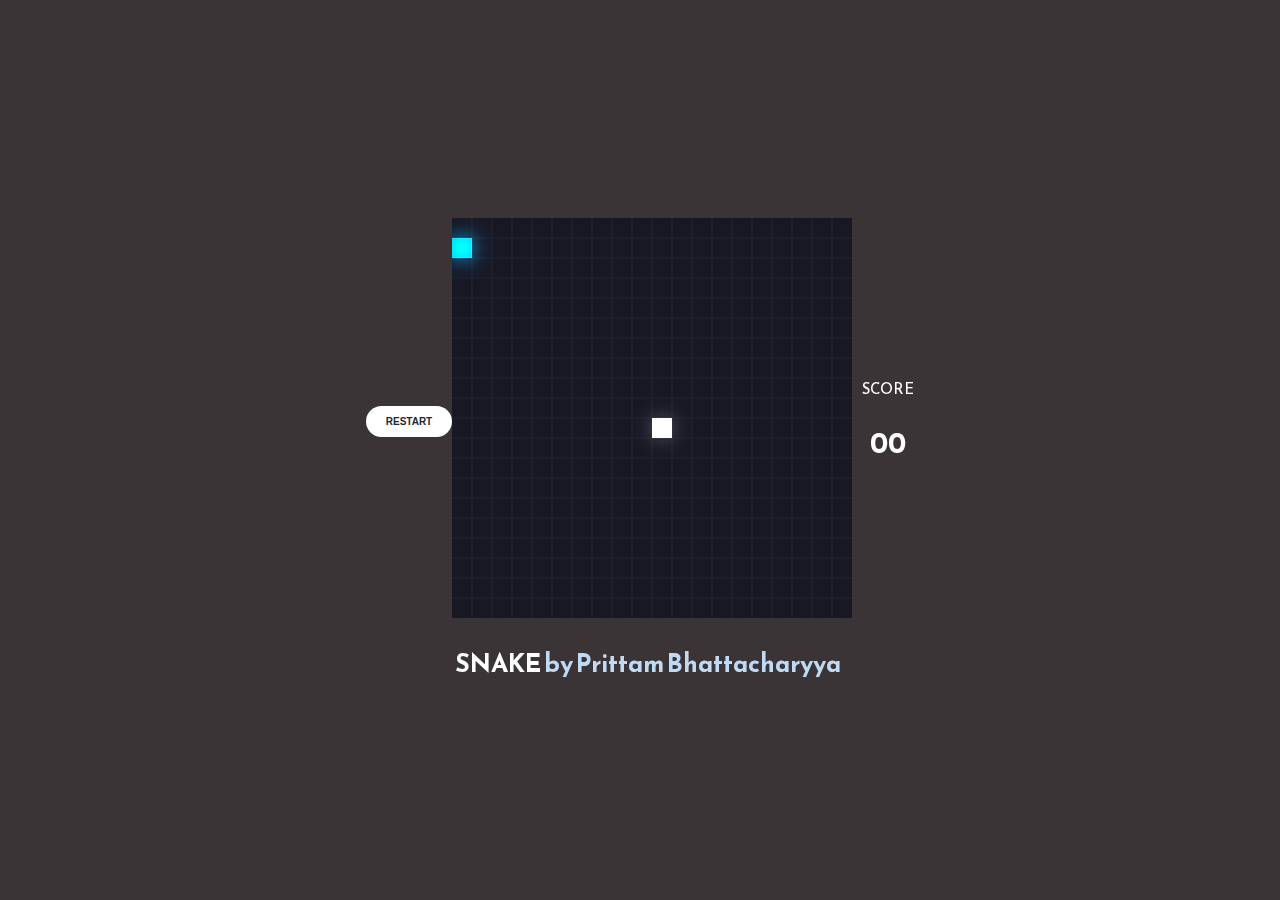
<file: 2dgame.html>
<!DOCTYPE html>

<html lang="en">
<head>
    <title>2D Snake Game</title>
    <link rel="stylesheet" href="styles/snakestyle.css">
</head>
<body>
    <div class="container noselect">
        <div class="wrapper">
            <button id="replay">
                <i class="fas fa-play"></i>
                RESTART
            </button>
            <div id="canvas"></div>

            <div id="ui">
                <h2>SCORE</h2>
                <span id="score">00</span>
            </div>
        </div>
        <div id="author">
            <h1>SNAKE <a href="index.html">by Prittam Bhattacharyya</a></h1> 
            <span></span>
        </div>
    </div>
    <script src="script/snakescript.js"></script>
</body>
</html>
</file>
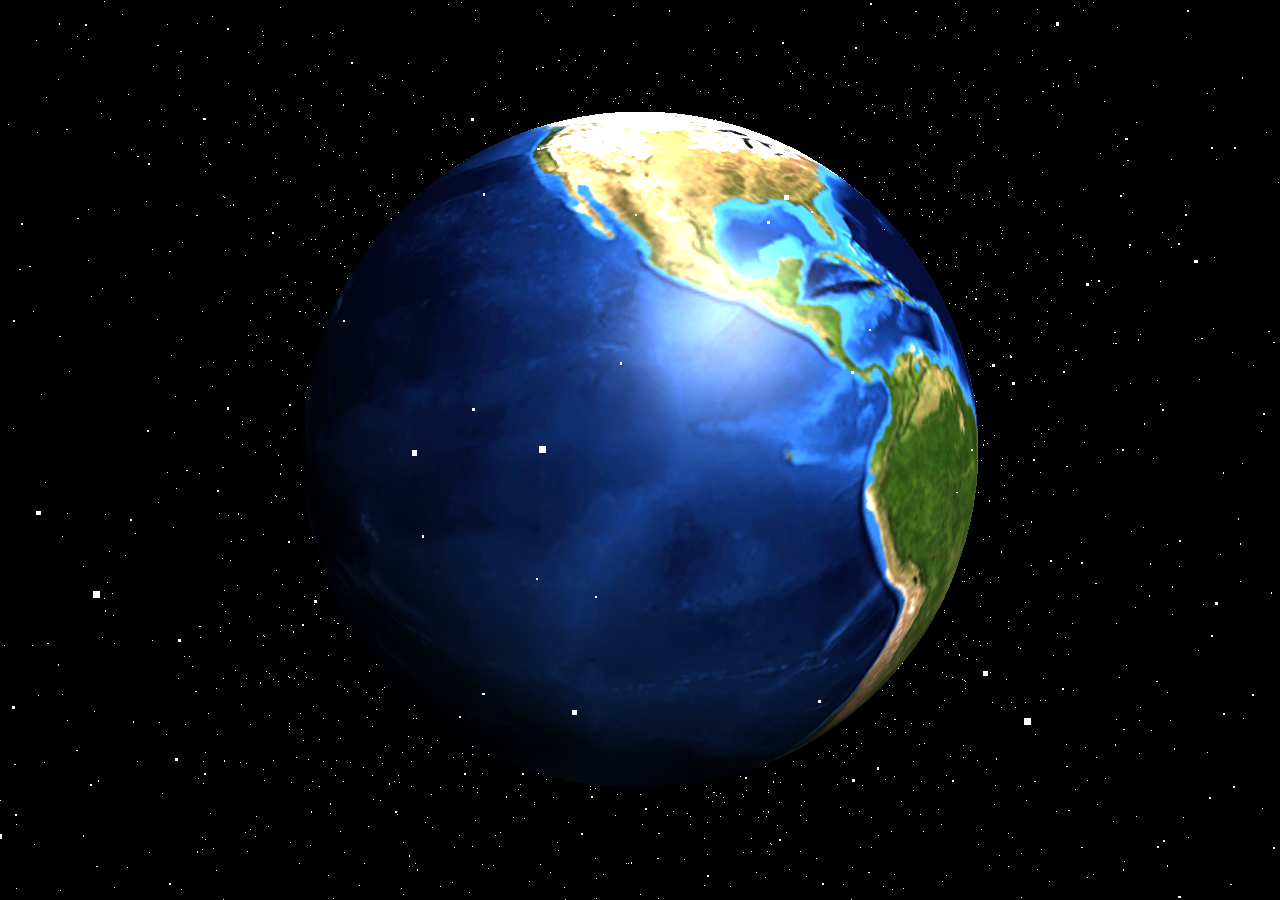
<file: threejspage.html>
<!DOCTYPE html>
<html lang="en">
<head>
    <meta charset="UTF-8">
    <meta name="viewport" content="width=device-width, initial-scale=1.0">
    <title>THREEjs amazement</title>
    <link rel="stylesheet" href="styles/threestyle.css">
</head>
<body>
    <canvas class="webgl"></canvas>
    <script type="module" src="script/threejsball.js"></script>
    <!--script src="three.js"></script>
    <script src="script/MTLLoader.js"></script>
    <script src="script/OBJLoader.js"></script>
    <script src="https://cdnjs.cloudflare.com/ajax/libs/gsap/2.1.2/TweenMax.min.js"></script-->

    <!--script>
    
    
        // Create the Three.js Scene
        var scene = new THREE.Scene();

        // Create a new Perspective Camera
        var camera = new THREE.PerspectiveCamera(45,window.innerWidth/window.innerHeight,0.1,1000)
        camera.position.z = 1;

        // Create a Full Screen WebGL Renderer
        var renderer = new THREE.WebGLRenderer({antialias: true, alpha: true});
        renderer.setClearColor("#DDDDDD");
        renderer.setSize(window.innerWidth,window.innerHeight);

        document.body.appendChild(renderer.domElement);

        // Make sure the project is responsive based on window resizing
        window.addEventListener('resize', () => {
            renderer.setSize(window.innerWidth,window.innerHeight);
            camera.aspect = window.innerWidth / window.innerHeight;

            camera.updateProjectionMatrix();
        })

        // Add a light
        var light = new THREE.PointLight(0xFFFFFF, 1.4, 1000)
        light.position.set(0,15,15);
        scene.add(light);

        // Defining a variable for our two models
        var ourObj;
        var ourObj2;

        // Create a material
        var mtlLoader = new THREE.MTLLoader();
        mtlLoader.load('', function (materials) {

            materials.preload();

            // Load the object
            var objLoader = new THREE.OBJLoader();
            objLoader.setMaterials(materials);
            objLoader.load('', function (object) {
                scene.add(object);
                ourObj = object;
                object.position.z -= 370;
                object.rotation.x = 250;

            });
        });

        // Create a material
        var mtlLoader = new THREE.MTLLoader();
        mtlLoader.load('models/islandMTL.mtl', function (materials) {

            materials.preload();

            // Load the object
            var objLoader = new THREE.OBJLoader();
            objLoader.setMaterials(materials);
            objLoader.load('models/islandOBJ.obj', function (object) {
                scene.add(object);
                ourObj2 = object;
                object.position.x = 0;
                object.rotation.y = 0;
                object.rotation.z = 0;

                /*this.tl = new TimelineMax();
                this.tl.from(ourObj2.scale, 2, {y: 0, x:0, z: 0, ease: Expo.easeOut})
                this.tl.from(ourObj2.position, 2, {y: 0, z: -30,  ease: Expo.easeOut})
                this.tl.from(ourObj.scale, 2, {x: 1.5, y: 1.5, z: 0, ease: Expo.easeOut}, '-=2')
                this.tl.from(ourObj.position, 1, {y: -20, ease: Expo.easeOut}, '-=3')*/
            });
        });
        



        var render = function() {
            requestAnimationFrame(render);
            
            // Rotate the objects indefinitely
            //ourObj.rotation.z -= .01;
            //ourObj2.rotation.z += .03;

            renderer.render(scene, camera);
        }

        // Call this to render the entire scene
        render();
    </script-->

</body>
</html>
</file>
<file: styles/snakestyle.css>
@import url('https://fonts.googleapis.com/css2?family=Reem+Kufi&display=swap');
  
  * {
    padding: 0;
    margin: 0;
    box-sizing: border-box;
  }
  button:focus {
    outline: 0;
  }
  
  html,
  body {
    height: 100%;
    font-family: 'Reem Kufi', sans-serif;
    color: #ffffff;
  }
  body {
    background-color: #3a3437;
    display: flex;
    justify-content: center;
    align-items: center;
    color: #ffffff;
  }
  canvas {
    background-color: #181825;
  }
  .container {
    display: flex;
    width: 100%;
    height: 100%;
    flex-flow: column wrap;
    justify-content: center;
    align-items: center;
  }
  #ui {
    display: flex;
    align-items: center;
    font-size: 10px;
    flex-flow: column;
    margin-left: 10px;
  }
  h2 {
    font-weight: 200;
    
  }
  #score {
    margin-top: 20px;
    font-size: 30px;
    font-weight: 800;
  }
  .noselect {
    user-select: none;
  }
  #replay {
    font-size: 10px;
    padding: 10px 20px;
    background: white;
    border: none;
    color: #222738;
    border-radius: 20px;
    font-weight: 800;
    
    cursor: pointer;
    transition: all 200ms cubic-bezier(0.4, 0, 0.2, 1);
  }
  #replay:hover {
    background: #a6aab5;
    background: #4cffd7;
    transition: all 200ms cubic-bezier(0.4, 0, 0.2, 1);
  }
  #replay svg {
    margin-right: 8px;
  }
  @media (max-width: 600px) {
    #replay {
      margin-bottom: 20px;
    }
    #replay,
    h2 {
      transform: rotate(0deg);
    }
    #ui {
      flex-flow: row wrap;
      margin-bottom: 20px;
    }
    #score {
      margin-top: 0;
      margin-left: 20px;
    }
    .container {
      flex-flow: column wrap;
    }
  }
  #author {
    width: 35%;
    bottom: 40px;
    display: inline-flex;
    align-items: center;
    justify-content: center;
    padding-left: 35px;
  }
  #author span {
    font-size: 10px;
    margin-left: 20px;
    color: inherit;
    letter-spacing: 4px;
  }
  #author h1 {
    font-size: 25px;
  }
  #author h1 a{
    color: rgb(190, 218, 245);
    text-decoration: none;
  }
  .wrapper {
    display: flex;
    flex-flow: row wrap;
    justify-content: center;
    align-items: center;
    margin-bottom: 20px;
  }
  .container .author a{
      text-decoration: none;
      color: white;
 }
</file>
<file: styles/threestyle.css>
*
{
    margin: 0;
    padding: 0;
}

html,
body
{
    height: 100vh;
    font-family: 'Poppins';
    background: rgb(0, 0, 0);
}

.webgl
{
    position: fixed;
    top: 0;
    left: 0;
    outline: none;
}
</file>
